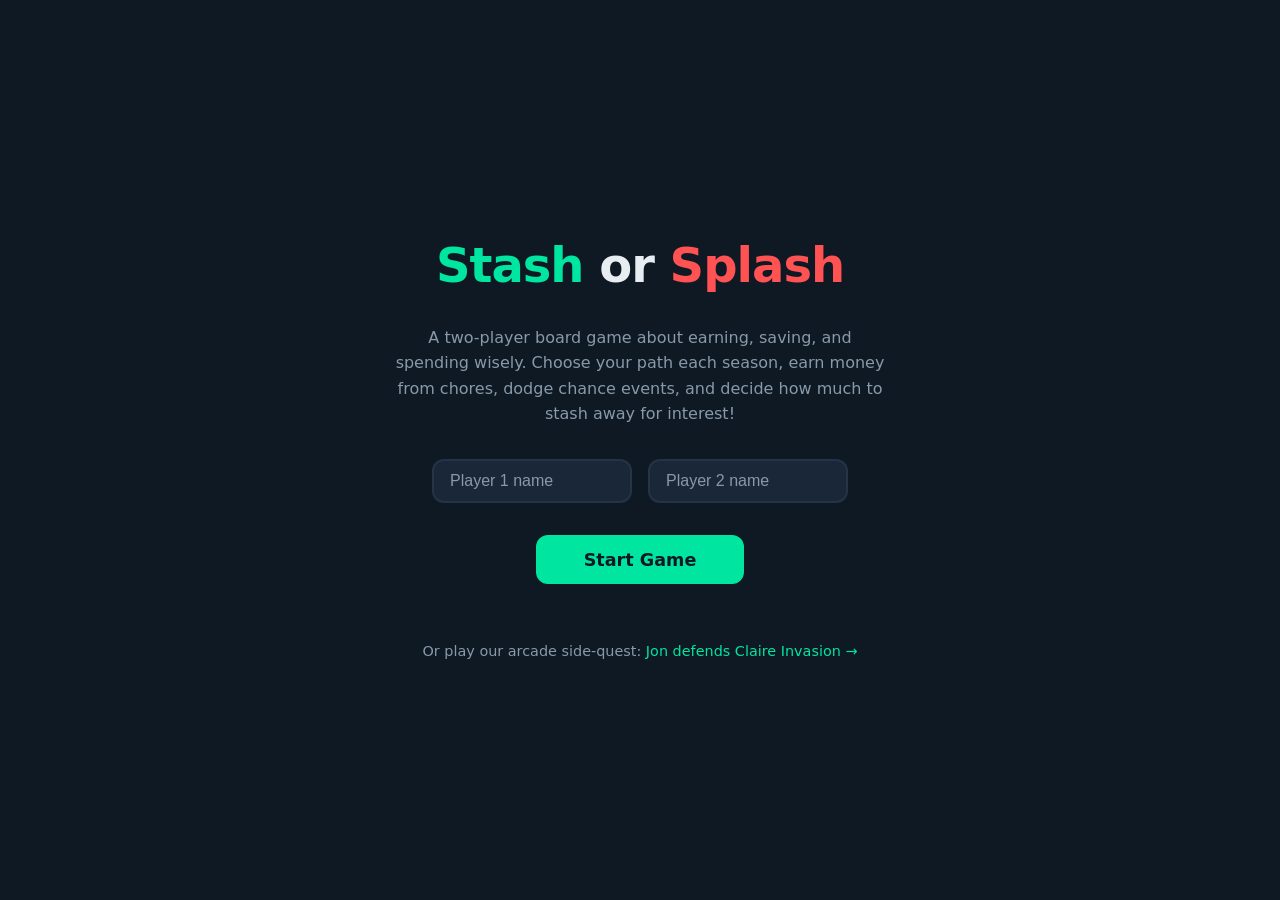
<file: index.html>
<!DOCTYPE html>
<html lang="en">
<head>
  <meta charset="UTF-8">
  <meta name="viewport" content="width=device-width, initial-scale=1.0">
  <title>Stash or Splash</title>
  <link rel="stylesheet" href="style.css">
</head>
<body>

  <!-- ===== Start Screen ===== -->
  <div id="start-screen" class="screen active">
    <h1><span class="highlight">Stash</span> or <span class="highlight2">Splash</span></h1>
    <p>A two-player board game about earning, saving, and spending wisely. Choose your path each season, earn money from chores, dodge chance events, and decide how much to stash away for interest!</p>
    <div class="name-inputs">
      <input type="text" id="p1-name" placeholder="Player 1 name" maxlength="16">
      <input type="text" id="p2-name" placeholder="Player 2 name" maxlength="16">
    </div>
    <button id="start-btn" class="btn-primary">Start Game</button>
    <p style="margin-top:1.5rem; font-size:.9rem; color: var(--clr-muted);">
      Or play our arcade side-quest: <a href="invaders.html" style="color: var(--clr-accent); text-decoration:none;">Jon defends Claire Invasion &rarr;</a>
    </p>
  </div>

  <!-- ===== Game Screen ===== -->
  <div id="game-screen" class="screen">
    <div class="top-bar">
      <h2 id="turn-indicator">Player's Turn</h2>
      <span id="season-badge" class="season-badge">Season 1 / 4</span>
    </div>

    <div class="players-row">
      <div class="player-card" data-player="0">
        <div class="name">Player 1</div>
        <div class="balances">
          <span><span class="label">Stash:</span> <span class="stash-val">£0</span></span>
          <span><span class="label">Splash:</span> <span class="splash-val">£10</span></span>
          <span><span class="label">Total:</span> <span class="total-val">£10</span></span>
        </div>
        <div class="path-label">Choosing path...</div>
      </div>
      <div class="player-card" data-player="1">
        <div class="name">Player 2</div>
        <div class="balances">
          <span><span class="label">Stash:</span> <span class="stash-val">£0</span></span>
          <span><span class="label">Splash:</span> <span class="splash-val">£10</span></span>
          <span><span class="label">Total:</span> <span class="total-val">£10</span></span>
        </div>
        <div class="path-label">Choosing path...</div>
      </div>
    </div>

    <div class="board-area">
      <div class="board-container">
        <div id="path-track" class="path-track">
          <p style="color: var(--clr-muted); text-align:center; width:100%;">Choose a path to begin the season.</p>
        </div>
        <div class="action-panel">
          <h3>Action</h3>
          <div id="action-message" class="message">Choose your path to start!</div>
          <div id="dice-display" class="dice-display">🎲</div>
          <div class="action-buttons">
            <button id="roll-btn" class="btn-primary" disabled>Roll Dice</button>
          </div>
        </div>
      </div>

      <div class="dashboard">
        <h3>Budget Master</h3>
        <div id="event-log" class="event-log"></div>
      </div>
    </div>
  </div>

  <!-- ===== End Screen ===== -->
  <div id="end-screen" class="screen">
    <h1>Game Over!</h1>
    <h2 id="winner-text"></h2>
    <div class="final-scores">
      <div class="final-card" data-player="0">
        <div class="final-name">Player 1</div>
        <div class="final-row"><span class="lbl">Stash</span> <span class="final-stash">£0</span></div>
        <div class="final-row"><span class="lbl">Splash</span> <span class="final-splash">£0</span></div>
        <div class="final-total">£0</div>
      </div>
      <div class="final-card" data-player="1">
        <div class="final-name">Player 2</div>
        <div class="final-row"><span class="lbl">Stash</span> <span class="final-stash">£0</span></div>
        <div class="final-row"><span class="lbl">Splash</span> <span class="final-splash">£0</span></div>
        <div class="final-total">£0</div>
      </div>
    </div>
    <button id="play-again-btn" class="btn-primary">Play Again</button>
  </div>

  <!-- ===== Path Choice Overlay ===== -->
  <div id="path-overlay" class="overlay">
    <div class="modal">
      <h2><span id="path-player-name">Player</span>, choose your path!</h2>
      <p>Each path has different squares. Trailblazers earn steady income; Treasure Hunters take bigger risks for bigger rewards.</p>
      <div class="path-options">
        <div class="path-card" data-path="trailblazer">
          <div class="path-icon">🥾</div>
          <h3>Trailblazer</h3>
          <ul>
            <li>4 Chore squares (steady income)</li>
            <li>1 Chance square</li>
            <li>1 Club/Activity square</li>
          </ul>
        </div>
        <div class="path-card" data-path="treasure-hunter">
          <div class="path-icon">🗺️</div>
          <h3>Treasure Hunter</h3>
          <ul>
            <li>2 Chore squares</li>
            <li>3 Chance squares (high risk!)</li>
            <li>1 Club/Activity square</li>
          </ul>
        </div>
      </div>
      <button id="confirm-path-btn" class="btn-primary" disabled>Confirm Path</button>
    </div>
  </div>

  <!-- ===== Stash/Splash Overlay ===== -->
  <div id="stash-overlay" class="overlay">
    <div class="modal stash-splash-modal">
      <h2>Stash or Splash!</h2>
      <p><span id="stash-player-name">Player</span>, decide how to split your Splash money.</p>
      <div class="balance-info">
        Available to split: <span id="stash-total-amount" class="amount">£0</span>
      </div>
      <p id="stash-interest-note" style="font-size:.85rem; color: var(--clr-accent);">Stashed money earns 50% interest next season!</p>
      <div class="slider-area">
        <label for="stash-slider">Drag to decide your split:</label>
        <input type="range" id="stash-slider" min="0" max="100" value="50">
        <div class="split-display">
          <span class="stash-side">Stash: <span id="stash-amount-display">£0</span></span>
          <span class="splash-side">Splash: <span id="splash-amount-display">£0</span></span>
        </div>
      </div>
      <button id="confirm-stash-btn" class="btn-primary">Confirm Split</button>
    </div>
  </div>

  <script src="game.js"></script>
</body>
</html>
</file>
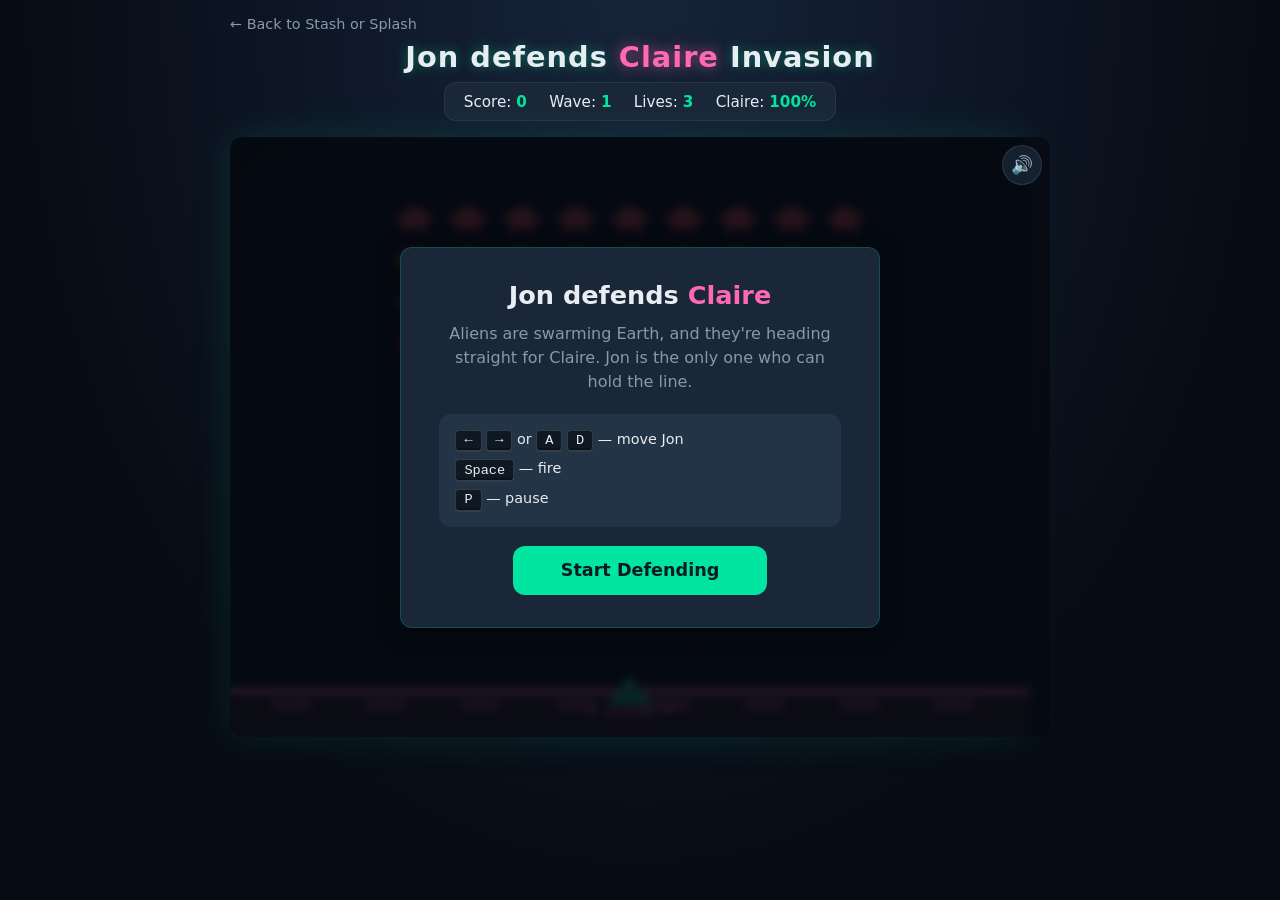
<file: invaders.html>
<!DOCTYPE html>
<html lang="en">
<head>
  <meta charset="UTF-8">
  <meta name="viewport" content="width=device-width, initial-scale=1.0, user-scalable=no, viewport-fit=cover">
  <meta name="mobile-web-app-capable" content="yes">
  <meta name="apple-mobile-web-app-capable" content="yes">
  <title>Jon defends Claire Invasion</title>
  <link rel="stylesheet" href="style.css">
  <link rel="stylesheet" href="invaders.css">
</head>
<body class="invaders-body">

  <header class="invaders-header">
    <a href="index.html" class="back-link">&larr; Back to Stash or Splash</a>
    <h1>Jon defends <span class="claire">Claire</span> Invasion</h1>
    <div class="hud">
      <span>Score: <strong id="score">0</strong></span>
      <span>Wave: <strong id="wave">1</strong></span>
      <span>Lives: <strong id="lives">3</strong></span>
      <span>Claire: <strong id="claire-hp">100%</strong></span>
    </div>
  </header>

  <main class="invaders-main">
    <button id="sound-toggle" class="sound-toggle" type="button" aria-label="Toggle sound" title="Toggle sound">&#128266;</button>
    <canvas id="game" width="800" height="600"></canvas>

    <div id="overlay" class="invaders-overlay active">
      <div class="panel">
        <h2>Jon defends <span class="claire">Claire</span></h2>
        <p class="tagline">Aliens are swarming Earth, and they're heading straight for Claire. Jon is the only one who can hold the line.</p>
        <div class="controls desktop-controls">
          <div><kbd>&larr;</kbd> <kbd>&rarr;</kbd> or <kbd>A</kbd> <kbd>D</kbd> &mdash; move Jon</div>
          <div><kbd>Space</kbd> &mdash; fire</div>
          <div><kbd>P</kbd> &mdash; pause</div>
        </div>
        <div class="controls touch-controls-help">
          <div>Tap and hold the on-screen buttons to move.</div>
          <div>Tap <strong>FIRE</strong> to shoot. Tap the canvas to move Jon to that spot.</div>
        </div>
        <button id="start-btn" class="btn-primary">Start Defending</button>
      </div>
    </div>
  </main>

  <div id="touch-controls" class="touch-controls" aria-hidden="true">
    <button id="btn-left" class="tc-btn" type="button" aria-label="Move left">&larr;</button>
    <button id="btn-fire" class="tc-btn tc-fire" type="button" aria-label="Fire">FIRE</button>
    <button id="btn-right" class="tc-btn" type="button" aria-label="Move right">&rarr;</button>
  </div>

  <script src="invaders.js"></script>
</body>
</html>
</file>
<file: style.css>
/* ===== Reset & Base ===== */
*, *::before, *::after { box-sizing: border-box; margin: 0; padding: 0; }

:root {
  --clr-bg: #0f1923;
  --clr-surface: #1a2738;
  --clr-surface2: #243447;
  --clr-accent: #00e5a0;
  --clr-accent2: #00b8d4;
  --clr-danger: #ff5252;
  --clr-warn: #ffab40;
  --clr-text: #e8edf2;
  --clr-muted: #8899aa;
  --clr-p1: #00e5a0;
  --clr-p2: #00b8d4;
  --clr-chore: #4caf50;
  --clr-chance: #ff9800;
  --clr-club: #e91e63;
  --clr-pocket: #9c27b0;
  --radius: 12px;
  --shadow: 0 4px 24px rgba(0,0,0,.4);
}

html { font-size: 16px; }
body {
  font-family: 'Segoe UI', system-ui, -apple-system, sans-serif;
  background: var(--clr-bg);
  color: var(--clr-text);
  min-height: 100vh;
  overflow-x: hidden;
}

button {
  font-family: inherit;
  cursor: pointer;
  border: none;
  border-radius: var(--radius);
  padding: .7rem 1.5rem;
  font-size: .95rem;
  font-weight: 600;
  transition: transform .15s, box-shadow .15s, opacity .15s;
}
button:hover { transform: translateY(-2px); box-shadow: var(--shadow); }
button:active { transform: translateY(0); }
button:disabled { opacity: .4; cursor: default; transform: none; box-shadow: none; }

.btn-primary { background: var(--clr-accent); color: #0f1923; }
.btn-secondary { background: var(--clr-surface2); color: var(--clr-text); border: 1px solid rgba(255,255,255,.1); }
.btn-danger { background: var(--clr-danger); color: #fff; }

/* ===== Screens ===== */
.screen { display: none; flex-direction: column; align-items: center; padding: 2rem 1rem; min-height: 100vh; }
.screen.active { display: flex; }

/* ===== Start Screen ===== */
#start-screen { justify-content: center; gap: 2rem; text-align: center; }
#start-screen h1 { font-size: 3rem; letter-spacing: -1px; }
#start-screen h1 .highlight { color: var(--clr-accent); }
#start-screen h1 .highlight2 { color: var(--clr-danger); }
#start-screen p { color: var(--clr-muted); max-width: 500px; line-height: 1.6; }
.name-inputs { display: flex; gap: 1rem; flex-wrap: wrap; justify-content: center; }
.name-inputs input {
  background: var(--clr-surface);
  border: 2px solid var(--clr-surface2);
  border-radius: var(--radius);
  padding: .7rem 1rem;
  color: var(--clr-text);
  font-size: 1rem;
  width: 200px;
  transition: border-color .2s;
}
.name-inputs input:focus { outline: none; border-color: var(--clr-accent); }
.name-inputs input::placeholder { color: var(--clr-muted); }
#start-btn { font-size: 1.1rem; padding: .9rem 3rem; }

/* ===== Game Screen ===== */
#game-screen { padding: 1rem; gap: 1rem; }

.top-bar {
  width: 100%;
  max-width: 1200px;
  display: flex;
  justify-content: space-between;
  align-items: center;
  flex-wrap: wrap;
  gap: .5rem;
}
.top-bar h2 { font-size: 1.3rem; }
.season-badge {
  background: var(--clr-surface2);
  padding: .4rem 1rem;
  border-radius: 20px;
  font-size: .85rem;
  color: var(--clr-accent);
  font-weight: 600;
}

/* Player Cards */
.players-row {
  width: 100%;
  max-width: 1200px;
  display: grid;
  grid-template-columns: 1fr 1fr;
  gap: 1rem;
}
.player-card {
  background: var(--clr-surface);
  border-radius: var(--radius);
  padding: 1rem 1.2rem;
  border-left: 4px solid var(--clr-muted);
  transition: border-color .3s, box-shadow .3s;
}
.player-card.active-turn { box-shadow: 0 0 20px rgba(0,229,160,.15); }
.player-card[data-player="0"] { border-left-color: var(--clr-p1); }
.player-card[data-player="1"] { border-left-color: var(--clr-p2); }
.player-card .name { font-weight: 700; font-size: 1.05rem; margin-bottom: .5rem; }
.player-card[data-player="0"] .name { color: var(--clr-p1); }
.player-card[data-player="1"] .name { color: var(--clr-p2); }
.balances { display: flex; gap: 1.2rem; font-size: .85rem; }
.balances span { display: flex; align-items: center; gap: .3rem; }
.balances .label { color: var(--clr-muted); }
.balances .stash-val { color: var(--clr-accent); font-weight: 700; }
.balances .splash-val { color: var(--clr-accent2); font-weight: 700; }
.balances .total-val { color: var(--clr-warn); font-weight: 700; }
.path-label { font-size: .8rem; color: var(--clr-muted); margin-top: .4rem; }

/* Board Area */
.board-area {
  width: 100%;
  max-width: 1200px;
  display: grid;
  grid-template-columns: 1fr 320px;
  gap: 1rem;
  flex: 1;
  min-height: 0;
}

.board-container {
  background: var(--clr-surface);
  border-radius: var(--radius);
  padding: 1.5rem;
  display: flex;
  flex-direction: column;
  gap: 1rem;
}

.path-track {
  display: flex;
  gap: .6rem;
  align-items: center;
  flex-wrap: wrap;
}

.square {
  width: 80px;
  height: 80px;
  border-radius: var(--radius);
  display: flex;
  flex-direction: column;
  align-items: center;
  justify-content: center;
  font-size: .7rem;
  font-weight: 600;
  text-transform: uppercase;
  letter-spacing: .5px;
  position: relative;
  border: 2px solid transparent;
  transition: border-color .3s, transform .3s, box-shadow .3s;
  flex-shrink: 0;
}
.square.type-chore { background: rgba(76,175,80,.15); color: var(--clr-chore); border-color: rgba(76,175,80,.3); }
.square.type-chance { background: rgba(255,152,0,.15); color: var(--clr-chance); border-color: rgba(255,152,0,.3); }
.square.type-club { background: rgba(233,30,99,.15); color: var(--clr-club); border-color: rgba(233,30,99,.3); }
.square.type-pocket { background: rgba(156,39,176,.15); color: var(--clr-pocket); border-color: rgba(156,39,176,.3); }
.square.type-start { background: rgba(0,229,160,.1); color: var(--clr-accent); border-color: rgba(0,229,160,.3); }
.square.type-finish { background: rgba(255,171,64,.15); color: var(--clr-warn); border-color: rgba(255,171,64,.3); }

.square .icon { font-size: 1.5rem; margin-bottom: .2rem; }
.square.current { transform: scale(1.1); box-shadow: 0 0 16px rgba(0,229,160,.3); border-color: var(--clr-accent); }

.player-markers {
  position: absolute;
  bottom: -8px;
  display: flex;
  gap: 4px;
}
.marker {
  width: 16px;
  height: 16px;
  border-radius: 50%;
  border: 2px solid var(--clr-bg);
  font-size: .5rem;
  display: flex;
  align-items: center;
  justify-content: center;
  font-weight: 700;
  color: #000;
}
.marker.p0 { background: var(--clr-p1); }
.marker.p1 { background: var(--clr-p2); }

/* Action Panel */
.action-panel {
  background: var(--clr-surface);
  border-radius: var(--radius);
  padding: 1.2rem;
  text-align: center;
  display: flex;
  flex-direction: column;
  align-items: center;
  gap: .8rem;
  min-height: 160px;
}
.action-panel h3 { font-size: 1rem; color: var(--clr-muted); }
.action-panel .message { line-height: 1.5; font-size: .95rem; min-height: 3rem; }

.dice-display {
  font-size: 3rem;
  width: 70px;
  height: 70px;
  background: var(--clr-surface2);
  border-radius: var(--radius);
  display: flex;
  align-items: center;
  justify-content: center;
  margin: .3rem 0;
  transition: transform .2s;
}
.dice-display.rolling { animation: dice-shake .15s infinite; }
@keyframes dice-shake {
  0%, 100% { transform: rotate(0deg); }
  25% { transform: rotate(-12deg) scale(1.1); }
  75% { transform: rotate(12deg) scale(1.1); }
}

.action-buttons { display: flex; gap: .6rem; flex-wrap: wrap; justify-content: center; }

/* Dashboard / Event Log */
.dashboard {
  background: var(--clr-surface);
  border-radius: var(--radius);
  padding: 1rem;
  display: flex;
  flex-direction: column;
  gap: .5rem;
  max-height: 100%;
  overflow: hidden;
}
.dashboard h3 {
  font-size: .9rem;
  color: var(--clr-accent);
  text-transform: uppercase;
  letter-spacing: 1px;
  padding-bottom: .5rem;
  border-bottom: 1px solid var(--clr-surface2);
}
.event-log {
  flex: 1;
  overflow-y: auto;
  display: flex;
  flex-direction: column;
  gap: .4rem;
  min-height: 0;
}
.log-entry {
  font-size: .8rem;
  padding: .5rem .7rem;
  border-radius: 8px;
  background: var(--clr-surface2);
  line-height: 1.4;
  animation: fadeIn .3s;
}
.log-entry.positive { border-left: 3px solid var(--clr-chore); }
.log-entry.negative { border-left: 3px solid var(--clr-danger); }
.log-entry.neutral { border-left: 3px solid var(--clr-accent2); }
.log-entry.special { border-left: 3px solid var(--clr-pocket); }

@keyframes fadeIn { from { opacity: 0; transform: translateY(-8px); } to { opacity: 1; transform: translateY(0); } }

/* ===== Path Choice Overlay ===== */
.overlay {
  display: none;
  position: fixed;
  inset: 0;
  background: rgba(15,25,35,.9);
  z-index: 100;
  align-items: center;
  justify-content: center;
  padding: 1rem;
}
.overlay.active { display: flex; }

.modal {
  background: var(--clr-surface);
  border-radius: var(--radius);
  padding: 2rem;
  max-width: 600px;
  width: 100%;
  text-align: center;
  box-shadow: var(--shadow);
}
.modal h2 { margin-bottom: .5rem; }
.modal p { color: var(--clr-muted); margin-bottom: 1.5rem; }

.path-options { display: grid; grid-template-columns: 1fr 1fr; gap: 1rem; margin-bottom: 1rem; }
.path-card {
  background: var(--clr-surface2);
  border-radius: var(--radius);
  padding: 1.2rem;
  cursor: pointer;
  border: 2px solid transparent;
  transition: border-color .2s, transform .2s;
  text-align: left;
}
.path-card:hover { transform: translateY(-3px); }
.path-card.selected { border-color: var(--clr-accent); }
.path-card h3 { margin-bottom: .3rem; font-size: 1.1rem; }
.path-card .path-icon { font-size: 2rem; margin-bottom: .5rem; }
.path-card ul { font-size: .8rem; color: var(--clr-muted); padding-left: 1rem; line-height: 1.7; }

/* ===== Stash/Splash Phase ===== */
.stash-splash-modal { max-width: 500px; }
.stash-splash-modal .balance-info { margin: 1rem 0; font-size: 1.1rem; }
.stash-splash-modal .balance-info .amount { color: var(--clr-accent); font-weight: 700; font-size: 1.4rem; }

.slider-area { margin: 1.5rem 0; }
.slider-area label { display: block; margin-bottom: .5rem; color: var(--clr-muted); font-size: .85rem; }
.slider-area input[type="range"] {
  width: 100%;
  -webkit-appearance: none;
  height: 8px;
  border-radius: 4px;
  background: linear-gradient(to right, var(--clr-accent) 0%, var(--clr-accent2) 100%);
  outline: none;
}
.slider-area input[type="range"]::-webkit-slider-thumb {
  -webkit-appearance: none;
  width: 24px;
  height: 24px;
  border-radius: 50%;
  background: #fff;
  cursor: pointer;
  box-shadow: 0 2px 8px rgba(0,0,0,.3);
}
.slider-area input[type="range"]::-moz-range-thumb {
  width: 24px;
  height: 24px;
  border: none;
  border-radius: 50%;
  background: #fff;
  cursor: pointer;
  box-shadow: 0 2px 8px rgba(0,0,0,.3);
}
.split-display {
  display: flex;
  justify-content: space-between;
  margin-top: .8rem;
  font-size: 1rem;
}
.split-display .stash-side { color: var(--clr-accent); font-weight: 700; }
.split-display .splash-side { color: var(--clr-accent2); font-weight: 700; }

/* ===== End Screen ===== */
#end-screen { justify-content: center; gap: 2rem; text-align: center; }
#end-screen h1 { font-size: 2.5rem; }
#end-screen .winner-name { color: var(--clr-accent); }
.final-scores {
  display: grid;
  grid-template-columns: 1fr 1fr;
  gap: 1.5rem;
  max-width: 600px;
  width: 100%;
}
.final-card {
  background: var(--clr-surface);
  border-radius: var(--radius);
  padding: 1.5rem;
  border-top: 4px solid var(--clr-muted);
}
.final-card[data-player="0"] { border-top-color: var(--clr-p1); }
.final-card[data-player="1"] { border-top-color: var(--clr-p2); }
.final-card .final-name { font-weight: 700; font-size: 1.1rem; margin-bottom: .8rem; }
.final-card .final-row { display: flex; justify-content: space-between; padding: .3rem 0; font-size: .9rem; }
.final-card .final-row .lbl { color: var(--clr-muted); }
.final-card .final-total { font-size: 1.3rem; font-weight: 700; color: var(--clr-warn); margin-top: .5rem; padding-top: .5rem; border-top: 1px solid var(--clr-surface2); }

/* ===== Responsive ===== */
@media (max-width: 900px) {
  .board-area { grid-template-columns: 1fr; }
  .players-row { grid-template-columns: 1fr; }
  .path-options { grid-template-columns: 1fr; }
  .final-scores { grid-template-columns: 1fr; }
  #start-screen h1 { font-size: 2rem; }
  .square { width: 64px; height: 64px; font-size: .6rem; }
  .square .icon { font-size: 1.2rem; }
}
</file>
<file: invaders.css>
/* ===== Jon defends Claire Invasion ===== */
.invaders-body {
  background: radial-gradient(ellipse at top, #16243a 0%, #070b14 70%);
  min-height: 100vh;
  display: flex;
  flex-direction: column;
  align-items: center;
  color: var(--clr-text);
  padding: 1rem;
  /* Prevent iOS from rubber-banding / scrolling while playing */
  overscroll-behavior: none;
  touch-action: manipulation;
  -webkit-user-select: none;
  user-select: none;
}

.invaders-header {
  width: 100%;
  max-width: 820px;
  display: flex;
  flex-direction: column;
  align-items: center;
  gap: .5rem;
  margin-bottom: 1rem;
}

.invaders-header h1 {
  font-size: 1.8rem;
  letter-spacing: 1px;
  text-shadow: 0 0 12px rgba(0, 229, 160, .4);
}

.invaders-header .claire {
  color: #ff69b4;
  text-shadow: 0 0 14px rgba(255, 105, 180, .6);
}

.back-link {
  align-self: flex-start;
  color: var(--clr-muted);
  text-decoration: none;
  font-size: .9rem;
}
.back-link:hover { color: var(--clr-accent); }

.hud {
  display: flex;
  gap: 1.4rem;
  font-size: .95rem;
  background: var(--clr-surface);
  padding: .6rem 1.2rem;
  border-radius: var(--radius);
  border: 1px solid rgba(255,255,255,.06);
}
.hud strong { color: var(--clr-accent); }

.invaders-main {
  position: relative;
  width: 100%;
  max-width: 820px;
}

.sound-toggle {
  position: absolute;
  top: 8px;
  right: 8px;
  z-index: 5;
  width: 40px;
  height: 40px;
  padding: 0;
  font-size: 1.1rem;
  background: rgba(26, 39, 56, .8);
  color: var(--clr-text);
  border: 1px solid rgba(255,255,255,.1);
  border-radius: 50%;
  cursor: pointer;
}
.sound-toggle:hover { background: var(--clr-surface2); }

#game {
  display: block;
  width: 100%;
  height: auto;
  max-width: 800px;
  aspect-ratio: 4 / 3;
  background: #060a12;
  border-radius: var(--radius);
  border: 1px solid rgba(0, 229, 160, .25);
  box-shadow: 0 0 40px rgba(0, 229, 160, .12), inset 0 0 80px rgba(0, 0, 0, .6);
  image-rendering: pixelated;
}

.invaders-overlay {
  position: absolute;
  inset: 0;
  display: none;
  align-items: center;
  justify-content: center;
  background: rgba(6, 10, 18, .85);
  backdrop-filter: blur(4px);
  border-radius: var(--radius);
}
.invaders-overlay.active { display: flex; }

.invaders-overlay .panel {
  background: var(--clr-surface);
  padding: 2rem 2.4rem;
  border-radius: var(--radius);
  max-width: 480px;
  text-align: center;
  border: 1px solid rgba(0, 229, 160, .2);
  box-shadow: var(--shadow);
}

.invaders-overlay h2 {
  font-size: 1.6rem;
  margin-bottom: .8rem;
}
.invaders-overlay .claire { color: #ff69b4; }

.invaders-overlay .tagline {
  color: var(--clr-muted);
  margin-bottom: 1.2rem;
  line-height: 1.5;
}

.controls {
  background: var(--clr-surface2);
  padding: 1rem;
  border-radius: var(--radius);
  margin-bottom: 1.2rem;
  font-size: .9rem;
  display: flex;
  flex-direction: column;
  gap: .5rem;
  text-align: left;
}

kbd {
  display: inline-block;
  padding: .15rem .5rem;
  background: var(--clr-bg);
  border: 1px solid rgba(255,255,255,.15);
  border-radius: 4px;
  font-family: 'Courier New', monospace;
  font-size: .85rem;
  box-shadow: 0 1px 0 rgba(255,255,255,.05), inset 0 -2px 0 rgba(0,0,0,.3);
}

.result-title { font-size: 1.8rem; margin-bottom: .5rem; }
.result-title.win { color: var(--clr-accent); }
.result-title.lose { color: var(--clr-danger); }

.result-stats {
  display: flex;
  justify-content: space-around;
  background: var(--clr-surface2);
  padding: 1rem;
  border-radius: var(--radius);
  margin: 1rem 0 1.2rem;
}
.result-stats div { display: flex; flex-direction: column; gap: .2rem; }
.result-stats .lbl { color: var(--clr-muted); font-size: .8rem; }
.result-stats .val { font-size: 1.3rem; font-weight: 700; color: var(--clr-accent); }

/* Touch controls — hidden by default, shown on touch devices / small screens */
.touch-controls {
  display: none;
  width: 100%;
  max-width: 820px;
  margin-top: .8rem;
  gap: .6rem;
  justify-content: space-between;
  align-items: stretch;
  -webkit-tap-highlight-color: transparent;
}

.tc-btn {
  flex: 1;
  min-height: 72px;
  font-size: 1.6rem;
  font-weight: 700;
  border-radius: var(--radius);
  border: 1px solid rgba(0, 229, 160, .35);
  background: rgba(26, 39, 56, .85);
  color: var(--clr-accent);
  user-select: none;
  -webkit-user-select: none;
  touch-action: manipulation;
  transition: background .1s, transform .05s;
}
.tc-btn:active,
.tc-btn.pressed {
  background: rgba(0, 229, 160, .25);
  transform: scale(.97);
}
.tc-btn.tc-fire {
  flex: 1.4;
  color: #ff69b4;
  border-color: rgba(255, 105, 180, .45);
  font-size: 1.1rem;
  letter-spacing: 2px;
}

.touch-controls-help { display: none; }

/* Coarse pointer = touchscreen: show touch UI, hide keyboard hints */
@media (pointer: coarse), (max-width: 720px) {
  .touch-controls { display: flex; }
  .desktop-controls { display: none; }
  .touch-controls-help { display: flex; }
}

@media (max-width: 720px) {
  .invaders-body { padding: .5rem; }
  .invaders-header { gap: .4rem; margin-bottom: .6rem; }
  .invaders-header h1 { font-size: 1.2rem; text-align: center; }
  .back-link { font-size: .8rem; }
  .hud {
    flex-wrap: wrap;
    gap: .6rem 1rem;
    justify-content: center;
    font-size: .8rem;
    padding: .45rem .7rem;
    width: 100%;
  }
  .invaders-overlay .panel { padding: 1.2rem; max-width: 92vw; }
  .invaders-overlay h2 { font-size: 1.3rem; }
  .controls { padding: .8rem; font-size: .85rem; }
  .sound-toggle { top: 6px; right: 6px; width: 36px; height: 36px; font-size: 1rem; }
}

@media (max-width: 420px) {
  .tc-btn { min-height: 64px; font-size: 1.4rem; }
  .tc-btn.tc-fire { font-size: 1rem; }
}
</file>
